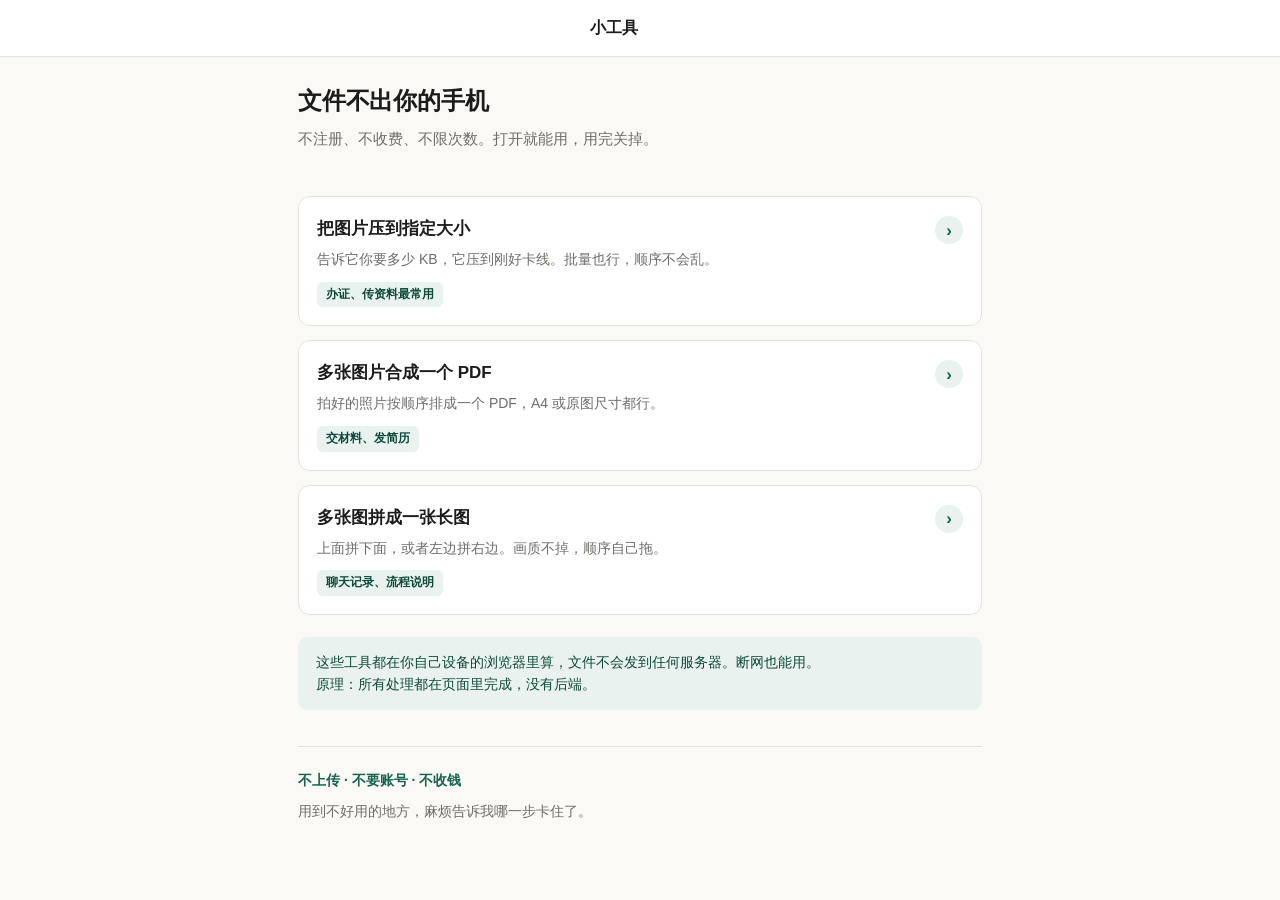
<file: index.html>
<!DOCTYPE html>
<html lang="zh-CN">
<head>
<meta charset="UTF-8">
<meta name="viewport" content="width=device-width,initial-scale=1,viewport-fit=cover">
<title>免费在线小工具 · 文件不上传</title>
<meta name="description" content="图片压到指定大小、图片转PDF、多图拼长图。全部在你自己手机里处理，不上传、不注册、不收费。">
<link rel="icon" href="favicon.svg" type="image/svg+xml">
<link rel="stylesheet" href="assets/common.css?v=3">
</head>
<body>

<div class="topbar">
  <div class="wrap"><h1>小工具</h1></div>
</div>

<div class="wrap">

  <div class="hero">
    <h2>文件不出你的手机</h2>
    <p>不注册、不收费、不限次数。打开就能用，用完关掉。</p>
  </div>

  <div class="homelist">

    <a class="tool" href="tools/img-compress.html">
      <div class="body">
        <div class="t">把图片压到指定大小</div>
        <div class="d">告诉它你要多少 KB，它压到刚好卡线。批量也行，顺序不会乱。</div>
        <span class="tag">办证、传资料最常用</span>
      </div>
      <span class="arrow">›</span>
    </a>

    <a class="tool" href="tools/img2pdf.html">
      <div class="body">
        <div class="t">多张图片合成一个 PDF</div>
        <div class="d">拍好的照片按顺序排成一个 PDF，A4 或原图尺寸都行。</div>
        <span class="tag">交材料、发简历</span>
      </div>
      <span class="arrow">›</span>
    </a>

    <a class="tool" href="tools/stitch.html">
      <div class="body">
        <div class="t">多张图拼成一张长图</div>
        <div class="d">上面拼下面，或者左边拼右边。画质不掉，顺序自己拖。</div>
        <span class="tag">聊天记录、流程说明</span>
      </div>
      <span class="arrow">›</span>
    </a>

  </div>

  <div class="notice" style="margin-top:22px">
    这些工具都在你自己设备的浏览器里算，文件不会发到任何服务器。断网也能用。<br>
    原理：所有处理都在页面里完成，没有后端。
  </div>

  <footer>
    <p><span class="safe">不上传 · 不要账号 · 不收钱</span></p>
    <p>用到不好用的地方，麻烦告诉我哪一步卡住了。</p>
  </footer>

</div>
</body>
</html>
</file>
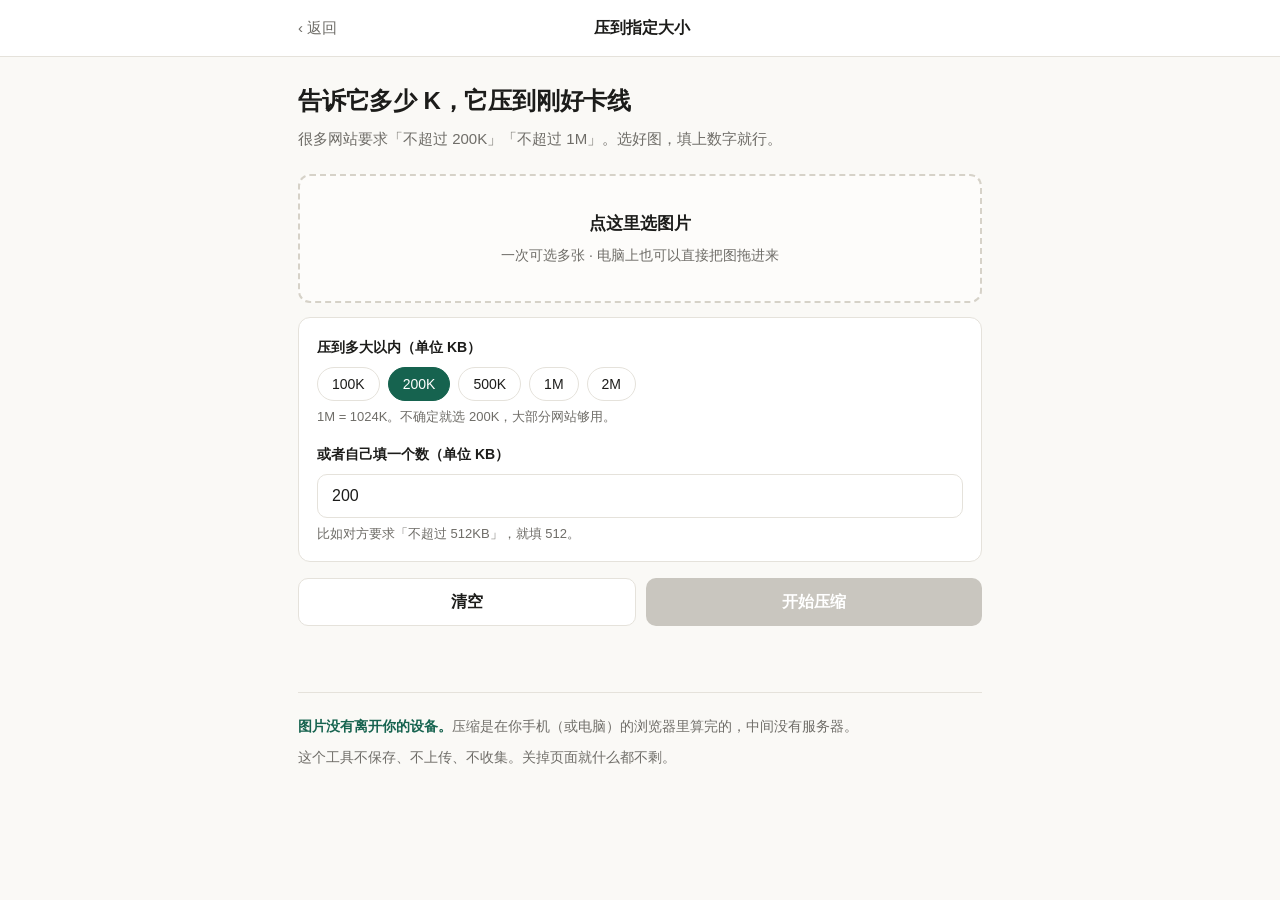
<file: tools/img-compress.html>
<!DOCTYPE html>
<html lang="zh-CN">
<head>
<meta charset="UTF-8">
<meta name="viewport" content="width=device-width,initial-scale=1,viewport-fit=cover">
<title>把图片压到指定大小 · 在线免费</title>
<meta name="description" content="输入目标大小，把图片压到刚好卡线。批量处理，顺序不乱。文件不上传。">
<link rel="icon" href="../favicon.svg" type="image/svg+xml">
<link rel="stylesheet" href="../assets/common.css?v=3">
</head>
<body>

<div class="topbar">
  <div class="wrap"><a class="back" href="../index.html">‹ 返回</a><h1>压到指定大小</h1></div>
</div>

<div class="wrap">
  <div class="hero">
    <h2>告诉它多少 K，它压到刚好卡线</h2>
    <p>很多网站要求「不超过 200K」「不超过 1M」。选好图，填上数字就行。</p>
  </div>

  <div class="drop" id="drop">
    <div class="big">点这里选图片</div>
    <div class="sub">一次可选多张 · 电脑上也可以直接把图拖进来</div>
    <input type="file" id="file" accept="image/*" multiple>
  </div>

  <div class="card" style="margin-top:14px">
    <div class="field">
      <label>压到多大以内（单位 KB）</label>
      <div class="chips" id="chips">
        <button class="chip" data-k="100">100K</button>
        <button class="chip on" data-k="200">200K</button>
        <button class="chip" data-k="500">500K</button>
        <button class="chip" data-k="1024">1M</button>
        <button class="chip" data-k="2048">2M</button>
      </div>
      <div class="hint">1M = 1024K。不确定就选 200K，大部分网站够用。</div>
    </div>
    <div class="field">
      <label>或者自己填一个数（单位 KB）</label>
      <input type="number" id="target" value="200" min="10" max="20480" step="10" inputmode="numeric">
      <div class="hint">比如对方要求「不超过 512KB」，就填 512。</div>
    </div>
  </div>

  <div class="list" id="list"></div>

  <div class="btn-row" id="actions" style="display:none">
    <button class="btn ghost" id="clear">清空</button>
    <button class="btn" id="go">开始压缩</button>
  </div>
  <div class="btn-row" id="actions2" style="display:none">
    <button class="btn" id="download">全部下载</button>
  </div>

  <div class="status" id="status"></div>

  <footer>
    <p><span class="safe">图片没有离开你的设备。</span>压缩是在你手机（或电脑）的浏览器里算完的，中间没有服务器。</p>
    <p>这个工具不保存、不上传、不收集。关掉页面就什么都不剩。</p>
  </footer>
</div>

<script>
(function(){
  const drop = document.getElementById('drop');
  const fileInput = document.getElementById('file');
  const listEl = document.getElementById('list');
  const statusEl = document.getElementById('status');
  const actions = document.getElementById('actions');
  const actions2 = document.getElementById('actions2');
  const targetInput = document.getElementById('target');
  const chips = document.getElementById('chips');

  let files = [];      // {file, url, outBlob, outName, done}
  let busy = false;

  chips.addEventListener('click', e => {
    const b = e.target.closest('.chip');
    if (!b) return;
    [...chips.children].forEach(c => c.classList.remove('on'));
    b.classList.add('on');
    targetInput.value = b.dataset.k;
  });
  targetInput.addEventListener('input', () => {
    [...chips.children].forEach(c => c.classList.toggle('on', Number(c.dataset.k) === Number(targetInput.value)));
  });

  drop.addEventListener('click', () => fileInput.click());
  drop.addEventListener('dragover', e => { e.preventDefault(); drop.classList.add('over'); });
  drop.addEventListener('dragleave', () => drop.classList.remove('over'));
  drop.addEventListener('drop', e => {
    e.preventDefault(); drop.classList.remove('over');
    addFiles([...e.dataTransfer.files]);
  });
  fileInput.addEventListener('change', () => { addFiles([...fileInput.files]); fileInput.value = ''; });

  function addFiles(incoming) {
    const imgs = incoming.filter(f => f.type.startsWith('image/'));
    if (!imgs.length) return;
    for (const f of imgs) {
      files.push({ file: f, url: URL.createObjectURL(f), outBlob: null, outName: null, done: false });
    }
    render();
    setStatus('');
  }

  document.getElementById('clear').addEventListener('click', () => {
    if (busy) return;
    files.forEach(f => URL.revokeObjectURL(f.url));
    files = [];
    render();
    setStatus('');
  });

  function fmt(bytes) {
    if (bytes < 1024) return bytes + ' B';
    if (bytes < 1024 * 1024) return (bytes / 1024).toFixed(bytes < 10240 ? 1 : 0) + ' K';
    return (bytes / 1024 / 1024).toFixed(2) + ' M';
  }

  function render() {
    listEl.innerHTML = '';
    files.forEach((f, i) => {
      const div = document.createElement('div');
      div.className = 'item';
      const k = targetInput.value || '200';
      let sizeHtml = '';
      if (f.outBlob) {
        const ok = f.outBlob.size <= Number(k) * 1024;
        sizeHtml = `<span class="${ok ? '' : 'over'}">${fmt(f.file.size)} → <b>${fmt(f.outBlob.size)}</b>${ok ? '' : ' （还是超了）'}</span>`;
      } else if (f.done) {
        sizeHtml = `<span class="over">${fmt(f.file.size)} → 压不到 ${k}K</span>`;
      } else {
        sizeHtml = fmt(f.file.size);
      }
      div.innerHTML = `
        <img class="thumb" src="${f.url}" alt="">
        <div class="meta">
          <div class="name">${escapeHtml(f.file.name)}</div>
          <div class="size">${sizeHtml}</div>
        </div>
        <button class="x" data-i="${i}" aria-label="移除">×</button>`;
      listEl.appendChild(div);
    });
    listEl.querySelectorAll('.x').forEach(b => b.addEventListener('click', () => {
      if (busy) return;
      const i = Number(b.dataset.i);
      URL.revokeObjectURL(files[i].url);
      files.splice(i, 1);
      render();
    }));
    actions.style.display = 'flex';
    document.getElementById('go').disabled = files.length === 0;
    actions2.style.display = files.some(f => f.outBlob) ? 'flex' : 'none';
  }

  function escapeHtml(s) {
    return s.replace(/[&<>"]/g, c => ({ '&': '&amp;', '<': '&lt;', '>': '&gt;', '"': '&quot;' }[c]));
  }
  function setStatus(msg, bad) {
    statusEl.textContent = msg;
    statusEl.className = 'status' + (bad ? ' bad' : '');
  }

  // ---- 核心：压到目标字节以内，尽量保持尺寸，先降质量，不够再缩尺寸 ----
  async function encodeAt(bitmap, w, h, q) {
    const canvas = document.createElement('canvas');
    canvas.width = w; canvas.height = h;
    const ctx = canvas.getContext('2d');
    ctx.fillStyle = '#ffffff';
    ctx.fillRect(0, 0, w, h);
    ctx.drawImage(bitmap, 0, 0, w, h);
    return await new Promise(res => canvas.toBlob(res, 'image/jpeg', q));
  }

  async function compressTo(bitmap, targetBytes) {
    const ow = bitmap.width, oh = bitmap.height;

    // 第一轮：原尺寸，先试 0.8
    const first = await encodeAt(bitmap, ow, oh, 0.8);
    if (!first) return null;

    if (first.size <= targetBytes) {
      // 达标了，往上找能达标的最高质量
      let best = first, lo = 0.8, hi = 0.97;
      for (let i = 0; i < 4; i++) {
        const mid = (lo + hi) / 2;
        const b = await encodeAt(bitmap, ow, oh, mid);
        if (!b) break;
        if (b.size <= targetBytes) { best = b; lo = mid; } else { hi = mid; }
        if (hi - lo < 0.03) break;
      }
      return best;
    }

    // 原尺寸超标：质量往下二分
    let best = null, lo = 0.25, hi = 0.8;
    for (let i = 0; i < 6; i++) {
      const mid = (lo + hi) / 2;
      const b = await encodeAt(bitmap, ow, oh, mid);
      if (!b) break;
      if (b.size <= targetBytes) { best = b; lo = mid; } else { hi = mid; }
      if (hi - lo < 0.02) break;
    }
    if (best) return best;

    // 质量降到 0.25 还不够：缩尺寸，一次一轮
    let scale = Math.min(0.88, Math.sqrt(targetBytes / first.size) * 0.95);
    for (let round = 0; round < 8; round++) {
      const w = Math.round(ow * scale);
      const h = Math.round(oh * scale);
      if (Math.max(w, h) < 120) break;
      const b = await encodeAt(bitmap, w, h, 0.8);
      if (!b) return null;
      if (b.size <= targetBytes) return b;
      scale *= 0.8;
    }
    return null;
  }

  async function loadBitmap(file) {
    if (window.createImageBitmap) {
      try { return await createImageBitmap(file, { imageOrientation: 'from-image' }); } catch (e) {}
      try { return await createImageBitmap(file); } catch (e) {}
    }
    return await new Promise((res, rej) => {
      const img = new Image();
      img.onload = () => res(img);
      img.onerror = rej;
      img.src = URL.createObjectURL(file);
    });
  }

  document.getElementById('go').addEventListener('click', async () => {
    if (busy) return;
    if (!files.length) return;
    const k = Number(targetInput.value);
    if (!k || k < 10) { setStatus('目标大小填一个至少 10K 的数。', true); return; }

    busy = true;
    actions2.style.display = 'none';
    const targetBytes = k * 1024;
    let ok = 0, fail = 0;

    for (let i = 0; i < files.length; i++) {
      const f = files[i];
      setStatus(`正在处理第 ${i + 1} / ${files.length} 张…`);
      try {
        const bmp = await loadBitmap(f.file);
        const out = await compressTo(bmp, targetBytes);
        if (out) {
          f.outBlob = out;
          const base = f.file.name.replace(/\.[^.]+$/, '');
          f.outName = base + '.jpg';
          ok++;
        } else {
          f.done = true; fail++;
        }
        if (bmp.close) bmp.close();
      } catch (e) {
        f.done = true; fail++;
      }
      render();
      await new Promise(r => setTimeout(r, 0));
    }

    busy = false;
    setStatus(
      fail ? `完成 ${ok} 张，${fail} 张压不到 ${k}K（原图可能已经很小，或者尺寸太大）。` : `全部压好了，${ok} 张都在 ${k}K 以内。`,
      fail > 0
    );
    render();
  });

  // ---- ZIP（不压缩存储，JPEG 已经压过）----
  const CRC_TABLE = (() => {
    const t = new Uint32Array(256);
    for (let n = 0; n < 256; n++) {
      let c = n;
      for (let k = 0; k < 8; k++) c = c & 1 ? 0xEDB88320 ^ (c >>> 1) : c >>> 1;
      t[n] = c >>> 0;
    }
    return t;
  })();
  function crc32(u8) {
    let c = 0xFFFFFFFF;
    for (let i = 0; i < u8.length; i++) c = CRC_TABLE[(c ^ u8[i]) & 0xFF] ^ (c >>> 8);
    return (c ^ 0xFFFFFFFF) >>> 0;
  }
  function dosTime(d) {
    return ((d.getHours() << 11) | (d.getMinutes() << 5) | (d.getSeconds() >> 1)) & 0xFFFF;
  }
  function dosDate(d) {
    return (((d.getFullYear() - 1980) << 9) | ((d.getMonth() + 1) << 5) | d.getDate()) & 0xFFFF;
  }
  function makeZip(entries) {
    const enc = new TextEncoder();
    const chunks = [], central = [];
    let offset = 0;
    const now = new Date();
    for (const e of entries) {
      const nameBytes = enc.encode(e.name);
      const data = e.data;
      const crc = crc32(data);
      const lh = new Uint8Array(30 + nameBytes.length);
      const dv = new DataView(lh.buffer);
      dv.setUint32(0, 0x04034b50, true);
      dv.setUint16(4, 20, true);
      dv.setUint16(6, 0x0800, true);
      dv.setUint16(8, 0, true);
      dv.setUint16(10, dosTime(now), true);
      dv.setUint16(12, dosDate(now), true);
      dv.setUint32(14, crc, true);
      dv.setUint32(18, data.length, true);
      dv.setUint32(22, data.length, true);
      dv.setUint16(26, nameBytes.length, true);
      dv.setUint16(28, 0, true);
      lh.set(nameBytes, 30);
      chunks.push(lh, data);

      const ch = new Uint8Array(46 + nameBytes.length);
      const cv = new DataView(ch.buffer);
      cv.setUint32(0, 0x02014b50, true);
      cv.setUint16(4, 20, true);
      cv.setUint16(6, 20, true);
      cv.setUint16(8, 0x0800, true);
      cv.setUint16(10, 0, true);
      cv.setUint16(12, dosTime(now), true);
      cv.setUint16(14, dosDate(now), true);
      cv.setUint32(16, crc, true);
      cv.setUint32(20, data.length, true);
      cv.setUint32(24, data.length, true);
      cv.setUint16(28, nameBytes.length, true);
      cv.setUint16(30, 0, true);
      cv.setUint16(32, 0, true);
      cv.setUint16(34, 0, true);
      cv.setUint16(36, 0, true);
      cv.setUint32(38, 0, true);
      cv.setUint32(42, offset, true);
      ch.set(nameBytes, 46);
      central.push(ch);

      offset += lh.length + data.length;
    }
    const centralOffset = offset;
    let centralSize = 0;
    for (const c of central) { chunks.push(c); centralSize += c.length; }
    const eocd = new Uint8Array(22);
    const ev = new DataView(eocd.buffer);
    ev.setUint32(0, 0x06054b50, true);
    ev.setUint16(8, central.length, true);
    ev.setUint16(10, central.length, true);
    ev.setUint32(12, centralSize, true);
    ev.setUint32(16, centralOffset, true);
    chunks.push(eocd);
    return new Blob(chunks, { type: 'application/zip' });
  }

  function saveBlob(blob, name) {
    const a = document.createElement('a');
    a.href = URL.createObjectURL(blob);
    a.download = name;
    document.body.appendChild(a);
    a.click();
    setTimeout(() => { URL.revokeObjectURL(a.href); a.remove(); }, 4000);
  }

  document.getElementById('download').addEventListener('click', async () => {
    const done = files.filter(f => f.outBlob);
    if (!done.length) return;
    if (done.length === 1) {
      saveBlob(done[0].outBlob, done[0].outName);
      setStatus('已保存。');
      return;
    }
    setStatus('正在打包…');
    const entries = [];
    for (let i = 0; i < done.length; i++) {
      const buf = new Uint8Array(await done[i].outBlob.arrayBuffer());
      const num = String(i + 1).padStart(2, '0');
      entries.push({ name: num + '_' + done[i].outName, data: buf });
    }
    const zip = makeZip(entries);
    const d = new Date();
    const stamp = `${d.getFullYear()}${String(d.getMonth() + 1).padStart(2, '0')}${String(d.getDate()).padStart(2, '0')}`;
    saveBlob(zip, `压缩好的图片_${stamp}.zip`);
    setStatus('打包好了，看一下手机的「下载」里。');
  });

  render();
})();
</script>
</body>
</html>
</file>
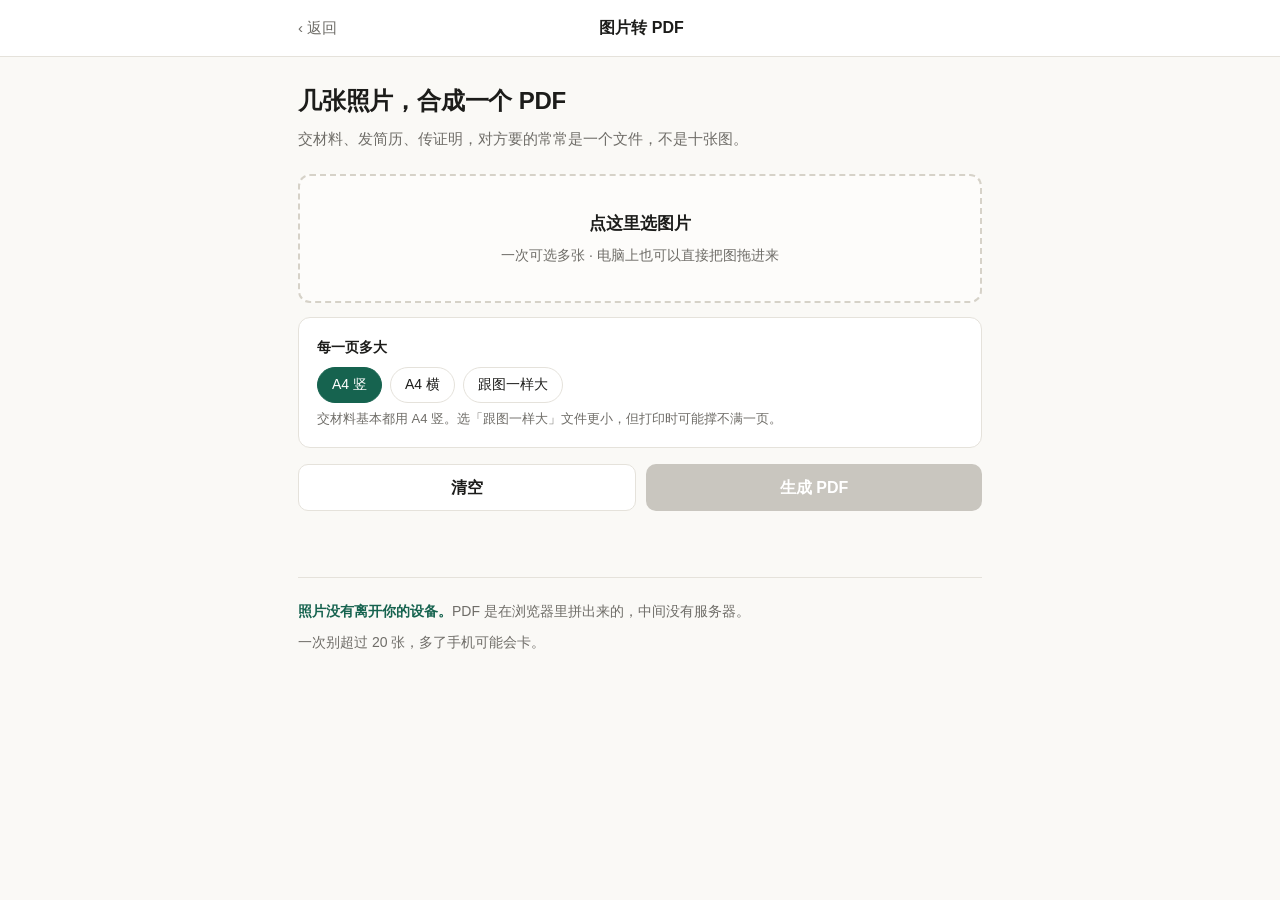
<file: tools/img2pdf.html>
<!DOCTYPE html>
<html lang="zh-CN">
<head>
<meta charset="UTF-8">
<meta name="viewport" content="width=device-width,initial-scale=1,viewport-fit=cover">
<title>多张图片合成一个 PDF · 在线免费</title>
<meta name="description" content="把照片按顺序合成一个 PDF，A4 或原图尺寸。文件不上传。">
<link rel="icon" href="../favicon.svg" type="image/svg+xml">
<link rel="stylesheet" href="../assets/common.css?v=3">
</head>
<body>

<div class="topbar">
  <div class="wrap"><a class="back" href="../index.html">‹ 返回</a><h1>图片转 PDF</h1></div>
</div>

<div class="wrap">
  <div class="hero">
    <h2>几张照片，合成一个 PDF</h2>
    <p>交材料、发简历、传证明，对方要的常常是一个文件，不是十张图。</p>
  </div>

  <div class="drop" id="drop">
    <div class="big">点这里选图片</div>
    <div class="sub">一次可选多张 · 电脑上也可以直接把图拖进来</div>
    <input type="file" id="file" accept="image/*" multiple>
  </div>

  <div class="card" style="margin-top:14px">
    <div class="field">
      <label>每一页多大</label>
      <div class="chips" id="size">
        <button class="chip on" data-v="a4p">A4 竖</button>
        <button class="chip" data-v="a4l">A4 横</button>
        <button class="chip" data-v="orig">跟图一样大</button>
      </div>
      <div class="hint">交材料基本都用 A4 竖。选「跟图一样大」文件更小，但打印时可能撑不满一页。</div>
    </div>
  </div>

  <div class="list" id="list"></div>

  <div class="btn-row" id="actions" style="display:none">
    <button class="btn ghost" id="clear">清空</button>
    <button class="btn" id="go">生成 PDF</button>
  </div>
  <div class="btn-row" id="actions2" style="display:none">
    <button class="btn" id="download">下载 PDF</button>
  </div>

  <div class="status" id="status"></div>

  <footer>
    <p><span class="safe">照片没有离开你的设备。</span>PDF 是在浏览器里拼出来的，中间没有服务器。</p>
    <p>一次别超过 20 张，多了手机可能会卡。</p>
  </footer>
</div>

<script>
(function(){
  const drop = document.getElementById('drop');
  const fileInput = document.getElementById('file');
  const listEl = document.getElementById('list');
  const statusEl = document.getElementById('status');
  const actions = document.getElementById('actions');
  const actions2 = document.getElementById('actions2');
  const sizeBox = document.getElementById('size');

  let items = [];   // {file,url}
  let pdfBlob = null;
  let busy = false;

  sizeBox.addEventListener('click', e => {
    const b = e.target.closest('.chip');
    if (!b) return;
    [...sizeBox.children].forEach(c => c.classList.remove('on'));
    b.classList.add('on');
  });
  function getSize() {
    return sizeBox.querySelector('.chip.on').dataset.v;
  }

  drop.addEventListener('click', () => fileInput.click());
  drop.addEventListener('dragover', e => { e.preventDefault(); drop.classList.add('over'); });
  drop.addEventListener('dragleave', () => drop.classList.remove('over'));
  drop.addEventListener('drop', e => { e.preventDefault(); drop.classList.remove('over'); add([...e.dataTransfer.files]); });
  fileInput.addEventListener('change', () => { add([...fileInput.files]); fileInput.value = ''; });

  function add(fs) {
    const imgs = fs.filter(f => f.type.startsWith('image/'));
    if (!imgs.length) return;
    for (const f of imgs) items.push({ file: f, url: URL.createObjectURL(f) });
    pdfBlob = null;
    actions2.style.display = 'none';
    render();
    setStatus('');
  }

  document.getElementById('clear').addEventListener('click', () => {
    if (busy) return;
    items.forEach(i => URL.revokeObjectURL(i.url));
    items = []; pdfBlob = null;
    render(); setStatus('');
  });

  function render() {
    listEl.innerHTML = '';
    items.forEach((it, i) => {
      const div = document.createElement('div');
      div.className = 'item';
      div.innerHTML = `
        <img class="thumb" src="${it.url}" alt="">
        <div class="meta">
          <div class="name">第 ${i + 1} 页 · ${esc(it.file.name)}</div>
          <div class="size">${fmt(it.file.size)}</div>
        </div>
        <button class="x" data-a="up" data-i="${i}" ${i === 0 ? 'disabled' : ''}>↑</button>
        <button class="x" data-a="down" data-i="${i}" ${i === items.length - 1 ? 'disabled' : ''}>↓</button>
        <button class="x" data-a="del" data-i="${i}">×</button>`;
      listEl.appendChild(div);
    });
    listEl.querySelectorAll('.x').forEach(b => b.addEventListener('click', () => {
      if (busy) return;
      const i = Number(b.dataset.i), a = b.dataset.a;
      if (a === 'del') { URL.revokeObjectURL(items[i].url); items.splice(i, 1); }
      if (a === 'up' && i > 0) [items[i - 1], items[i]] = [items[i], items[i - 1]];
      if (a === 'down' && i < items.length - 1) [items[i + 1], items[i]] = [items[i], items[i + 1]];
      pdfBlob = null; actions2.style.display = 'none';
      render();
    }));
    actions.style.display = 'flex';
    document.getElementById('go').disabled = items.length === 0;
  }

  function esc(s){return s.replace(/[&<>"]/g,c=>({'&':'&amp;','<':'&lt;','>':'&gt;','"':'&quot;'}[c]));}
  function fmt(b){ return b < 1024 ? b + ' B' : b < 1048576 ? (b/1024).toFixed(0) + ' K' : (b/1048576).toFixed(2) + ' M'; }
  function setStatus(m, bad){ statusEl.textContent = m; statusEl.className = 'status' + (bad ? ' bad' : ''); }

  async function loadBitmap(file) {
    if (window.createImageBitmap) {
      try { return await createImageBitmap(file, { imageOrientation: 'from-image' }); } catch (e) {}
      try { return await createImageBitmap(file); } catch (e) {}
    }
    return await new Promise((res, rej) => {
      const img = new Image();
      img.onload = () => res(img);
      img.onerror = rej;
      img.src = URL.createObjectURL(file);
    });
  }

  async function toJpeg(bitmap, maxSide) {
    let w = bitmap.width, h = bitmap.height;
    if (maxSide && Math.max(w, h) > maxSide) {
      const s = maxSide / Math.max(w, h);
      w = Math.round(w * s); h = Math.round(h * s);
    }
    const c = document.createElement('canvas');
    c.width = w; c.height = h;
    const ctx = c.getContext('2d');
    ctx.fillStyle = '#ffffff';
    ctx.fillRect(0, 0, w, h);
    ctx.drawImage(bitmap, 0, 0, w, h);
    const blob = await new Promise(r => c.toBlob(r, 'image/jpeg', 0.85));
    return { blob, w, h };
  }

  // ---- 精简 PDF 生成：JPEG 用 DCTDecode 直接嵌，不重编码 ----
  function buildPdf(pages) {
    // pages: [{jpeg:Uint8Array, w, h, pageW, pageH}]
    const enc = (s) => {
      const u = new Uint8Array(s.length);
      for (let i = 0; i < s.length; i++) u[i] = s.charCodeAt(i) & 0xFF;
      return u;
    };
    const parts = [];
    let byteLen = 0;
    const offsets = {};
    const push = (x) => {
      const u = typeof x === 'string' ? enc(x) : x;
      parts.push(u); byteLen += u.length;
    };
    const mark = (num) => { offsets[num] = byteLen; };

    push('%PDF-1.4\n%\xe2\xe3\xcf\xd3\n');

    const n = pages.length;
    const pageObj = (i) => 3 + i * 3;
    const contentObj = (i) => 4 + i * 3;
    const imageObj = (i) => 5 + i * 3;
    const maxObj = 2 + n * 3;

    // 1: catalog
    mark(1);
    push('1 0 obj\n<< /Type /Catalog /Pages 2 0 R >>\nendobj\n');

    // 2: pages
    mark(2);
    const kids = pages.map((_, i) => `${pageObj(i)} 0 R`).join(' ');
    push(`2 0 obj\n<< /Type /Pages /Kids [${kids}] /Count ${n} >>\nendobj\n`);

    for (let i = 0; i < n; i++) {
      const p = pages[i];
      // page
      mark(pageObj(i));
      push(`${pageObj(i)} 0 obj\n<< /Type /Page /Parent 2 0 R /MediaBox [0 0 ${p.pageW.toFixed(2)} ${p.pageH.toFixed(2)}] `
        + `/Resources << /XObject << /Im0 ${imageObj(i)} 0 R >> >> /Contents ${contentObj(i)} 0 R >>\nendobj\n`);

      // content: 把图 fit 到页面里居中
      const m = p.margin || 0;
      const availW = p.pageW - m * 2, availH = p.pageH - m * 2;
      const s = Math.min(availW / p.w, availH / p.h);
      const dw = p.w * s, dh = p.h * s;
      const dx = (p.pageW - dw) / 2, dy = (p.pageH - dh) / 2;
      const stream = `q\n${dw.toFixed(2)} 0 0 ${dh.toFixed(2)} ${dx.toFixed(2)} ${dy.toFixed(2)} cm\n/Im0 Do\nQ\n`;
      mark(contentObj(i));
      push(`${contentObj(i)} 0 obj\n<< /Length ${stream.length} >>\nstream\n${stream}endstream\nendobj\n`);

      // image
      mark(imageObj(i));
      push(`${imageObj(i)} 0 obj\n<< /Type /XObject /Subtype /Image /Width ${p.w} /Height ${p.h} `
        + `/ColorSpace /DeviceRGB /BitsPerComponent 8 /Filter /DCTDecode /Length ${p.jpeg.length} >>\nstream\n`);
      push(p.jpeg);
      push('\nendstream\nendobj\n');
    }

    // xref
    const xrefPos = byteLen;
    let xref = `xref\n0 ${maxObj + 1}\n0000000000 65535 f \n`;
    for (let k = 1; k <= maxObj; k++) {
      xref += String(offsets[k] || 0).padStart(10, '0') + ' 00000 n \n';
    }
    push(xref);
    push(`trailer\n<< /Size ${maxObj + 1} /Root 1 0 R >>\nstartxref\n${xrefPos}\n%%EOF\n`);

    return new Blob(parts, { type: 'application/pdf' });
  }

  document.getElementById('go').addEventListener('click', async () => {
    if (busy || !items.length) return;
    busy = true;
    actions2.style.display = 'none';
    const mode = getSize();

    try {
      const pages = [];
      for (let i = 0; i < items.length; i++) {
        setStatus(`正在处理第 ${i + 1} / ${items.length} 张…`);
        await new Promise(r => setTimeout(r, 0));
        const bmp = await loadBitmap(items[i].file);
        // 原图尺寸模式：长边限 2400px 控制文件体积
        const { blob, w, h } = await toJpeg(bmp, mode === 'orig' ? 2400 : 2000);
        const jpeg = new Uint8Array(await blob.arrayBuffer());
        let pageW, pageH, margin = 0;
        if (mode === 'a4p') { pageW = 595.28; pageH = 841.89; margin = 18; }
        else if (mode === 'a4l') { pageW = 841.89; pageH = 595.28; margin = 18; }
        else { pageW = w * 0.75; pageH = h * 0.75; }
        pages.push({ jpeg, w, h, pageW, pageH, margin });
        if (bmp.close) bmp.close();
      }
      setStatus('正在拼 PDF…');
      await new Promise(r => setTimeout(r, 0));
      pdfBlob = buildPdf(pages);
      actions2.style.display = 'flex';
      setStatus(`好了，${pages.length} 页，共 ${fmt(pdfBlob.size)}。`);
    } catch (e) {
      setStatus('出错了：' + (e && e.message ? e.message : '未知原因') + '，试试少选几张。', true);
    }
    busy = false;
  });

  document.getElementById('download').addEventListener('click', () => {
    if (!pdfBlob) return;
    const d = new Date();
    const stamp = `${d.getFullYear()}${String(d.getMonth() + 1).padStart(2, '0')}${String(d.getDate()).padStart(2, '0')}`;
    const a = document.createElement('a');
    a.href = URL.createObjectURL(pdfBlob);
    a.download = `图片合成的PDF_${stamp}.pdf`;
    document.body.appendChild(a); a.click();
    setTimeout(() => { URL.revokeObjectURL(a.href); a.remove(); }, 4000);
    setStatus('已保存，看一下手机的「下载」里。');
  });

  render();
})();
</script>
</body>
</html>
</file>
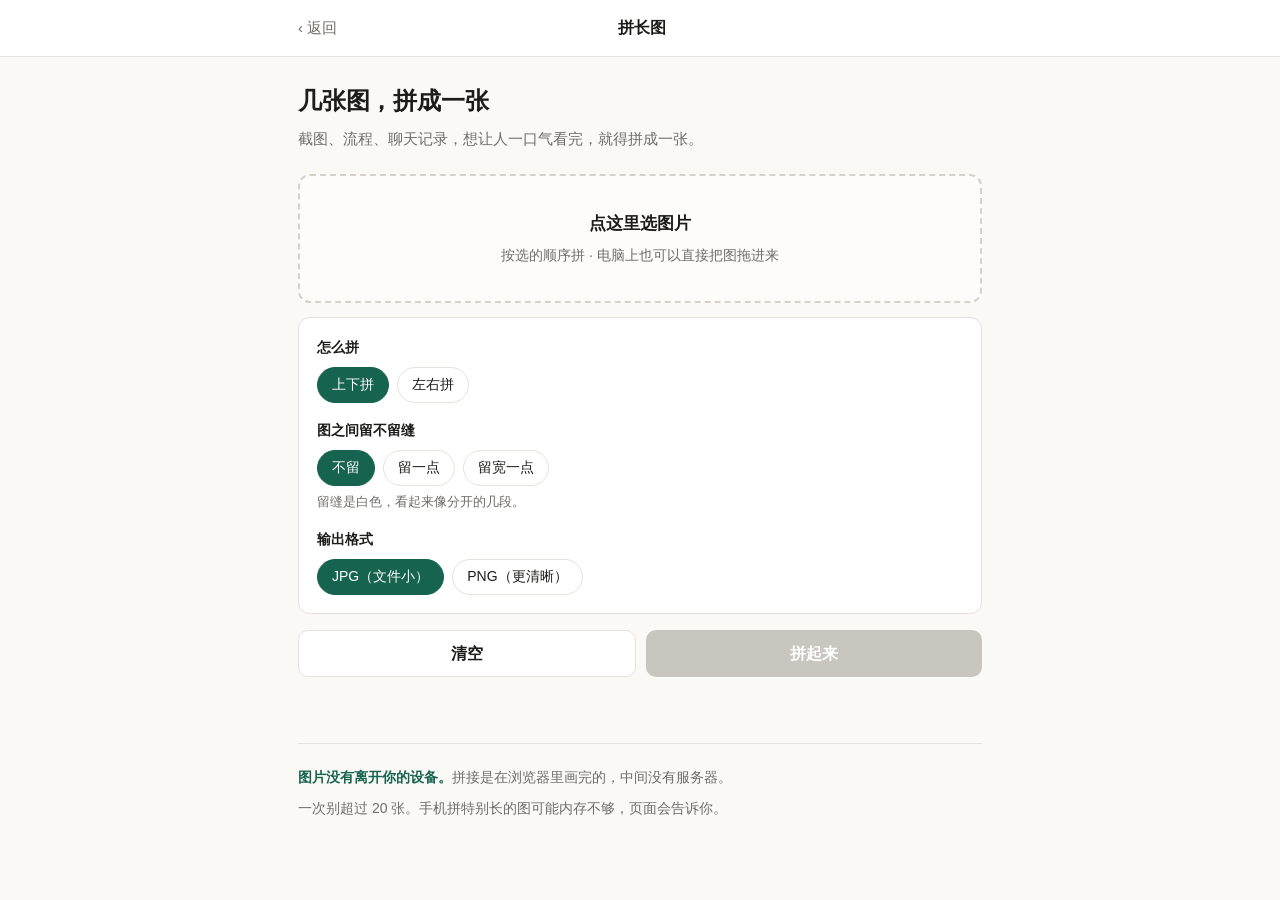
<file: tools/stitch.html>
<!DOCTYPE html>
<html lang="zh-CN">
<head>
<meta charset="UTF-8">
<meta name="viewport" content="width=device-width,initial-scale=1,viewport-fit=cover">
<title>多张图拼成一张长图 · 在线免费</title>
<meta name="description" content="把多张图上下拼成一张长图，或左右拼成横图。按原顺序，画质不掉。文件不上传。">
<link rel="icon" href="../favicon.svg" type="image/svg+xml">
<link rel="stylesheet" href="../assets/common.css?v=3">
</head>
<body>

<div class="topbar">
  <div class="wrap"><a class="back" href="../index.html">‹ 返回</a><h1>拼长图</h1></div>
</div>

<div class="wrap">
  <div class="hero">
    <h2>几张图，拼成一张</h2>
    <p>截图、流程、聊天记录，想让人一口气看完，就得拼成一张。</p>
  </div>

  <div class="drop" id="drop">
    <div class="big">点这里选图片</div>
    <div class="sub">按选的顺序拼 · 电脑上也可以直接把图拖进来</div>
    <input type="file" id="file" accept="image/*" multiple>
  </div>

  <div class="card" style="margin-top:14px">
    <div class="field">
      <label>怎么拼</label>
      <div class="chips" id="dir">
        <button class="chip on" data-v="v">上下拼</button>
        <button class="chip" data-v="h">左右拼</button>
      </div>
    </div>
    <div class="field">
      <label>图之间留不留缝</label>
      <div class="chips" id="gap">
        <button class="chip on" data-v="0">不留</button>
        <button class="chip" data-v="12">留一点</button>
        <button class="chip" data-v="40">留宽一点</button>
      </div>
      <div class="hint">留缝是白色，看起来像分开的几段。</div>
    </div>
    <div class="field">
      <label>输出格式</label>
      <div class="chips" id="fmt">
        <button class="chip on" data-v="jpeg">JPG（文件小）</button>
        <button class="chip" data-v="png">PNG（更清晰）</button>
      </div>
    </div>
  </div>

  <div class="list" id="list"></div>

  <div class="btn-row" id="actions" style="display:none">
    <button class="btn ghost" id="clear">清空</button>
    <button class="btn" id="go">拼起来</button>
  </div>
  <div class="btn-row" id="actions2" style="display:none">
    <button class="btn" id="download">下载长图</button>
  </div>

  <div class="status" id="status"></div>

  <footer>
    <p><span class="safe">图片没有离开你的设备。</span>拼接是在浏览器里画完的，中间没有服务器。</p>
    <p>一次别超过 20 张。手机拼特别长的图可能内存不够，页面会告诉你。</p>
  </footer>
</div>

<script>
(function(){
  const drop = document.getElementById('drop');
  const fileInput = document.getElementById('file');
  const listEl = document.getElementById('list');
  const statusEl = document.getElementById('status');
  const actions = document.getElementById('actions');
  const actions2 = document.getElementById('actions2');

  let items = [];
  let outBlob = null, outExt = 'jpg';
  let busy = false;

  function chipGroup(id) {
    const box = document.getElementById(id);
    box.addEventListener('click', e => {
      const b = e.target.closest('.chip');
      if (!b) return;
      [...box.children].forEach(c => c.classList.remove('on'));
      b.classList.add('on');
      outBlob = null; actions2.style.display = 'none';
    });
    return () => box.querySelector('.chip.on').dataset.v;
  }
  const getDir = chipGroup('dir');
  const getGap = chipGroup('gap');
  const getFmt = chipGroup('fmt');

  drop.addEventListener('click', () => fileInput.click());
  drop.addEventListener('dragover', e => { e.preventDefault(); drop.classList.add('over'); });
  drop.addEventListener('dragleave', () => drop.classList.remove('over'));
  drop.addEventListener('drop', e => { e.preventDefault(); drop.classList.remove('over'); add([...e.dataTransfer.files]); });
  fileInput.addEventListener('change', () => { add([...fileInput.files]); fileInput.value = ''; });

  function add(fs) {
    const imgs = fs.filter(f => f.type.startsWith('image/'));
    if (!imgs.length) return;
    for (const f of imgs) items.push({ file: f, url: URL.createObjectURL(f) });
    outBlob = null; actions2.style.display = 'none';
    render(); setStatus('');
  }

  document.getElementById('clear').addEventListener('click', () => {
    if (busy) return;
    items.forEach(i => URL.revokeObjectURL(i.url));
    items = []; outBlob = null;
    render(); setStatus('');
  });

  function render() {
    listEl.innerHTML = '';
    items.forEach((it, i) => {
      const div = document.createElement('div');
      div.className = 'item';
      div.innerHTML = `
        <img class="thumb" src="${it.url}" alt="">
        <div class="meta">
          <div class="name">第 ${i + 1} 张 · ${esc(it.file.name)}</div>
          <div class="size">${fmt(it.file.size)}</div>
        </div>
        <button class="x" data-a="up" data-i="${i}" ${i === 0 ? 'disabled' : ''}>↑</button>
        <button class="x" data-a="down" data-i="${i}" ${i === items.length - 1 ? 'disabled' : ''}>↓</button>
        <button class="x" data-a="del" data-i="${i}">×</button>`;
      listEl.appendChild(div);
    });
    listEl.querySelectorAll('.x').forEach(b => b.addEventListener('click', () => {
      if (busy) return;
      const i = Number(b.dataset.i), a = b.dataset.a;
      if (a === 'del') { URL.revokeObjectURL(items[i].url); items.splice(i, 1); }
      if (a === 'up' && i > 0) [items[i - 1], items[i]] = [items[i], items[i - 1]];
      if (a === 'down' && i < items.length - 1) [items[i + 1], items[i]] = [items[i], items[i + 1]];
      outBlob = null; actions2.style.display = 'none';
      render();
    }));
    actions.style.display = 'flex';
    document.getElementById('go').disabled = items.length === 0;
  }

  function esc(s){return s.replace(/[&<>"]/g,c=>({'&':'&amp;','<':'&lt;','>':'&gt;','"':'&quot;'}[c]));}
  function fmt(b){ return b < 1024 ? b + ' B' : b < 1048576 ? (b/1024).toFixed(0) + ' K' : (b/1048576).toFixed(2) + ' M'; }
  function setStatus(m, bad){ statusEl.textContent = m; statusEl.className = 'status' + (bad ? ' bad' : ''); }

  async function loadBitmap(file) {
    if (window.createImageBitmap) {
      try { return await createImageBitmap(file, { imageOrientation: 'from-image' }); } catch (e) {}
      try { return await createImageBitmap(file); } catch (e) {}
    }
    return await new Promise((res, rej) => {
      const img = new Image();
      img.onload = () => res(img);
      img.onerror = rej;
      img.src = URL.createObjectURL(file);
    });
  }

  const MAX_SIDE = 15000;      // iOS / Android 的 canvas 单边上限保守值
  const MAX_AREA = 6e7;        // 面积上限，防内存爆

  document.getElementById('go').addEventListener('click', async () => {
    if (busy || !items.length) return;
    busy = true;
    actions2.style.display = 'none';
    const dir = getDir(), gap = Number(getGap()), fmtOut = getFmt();

    try {
      const bmps = [];
      for (let i = 0; i < items.length; i++) {
        setStatus(`正在读第 ${i + 1} / ${items.length} 张…`);
        await new Promise(r => setTimeout(r, 0));
        bmps.push(await loadBitmap(items[i].file));
      }

      // 原尺寸先算总尺寸
      let totalW, totalH;
      if (dir === 'v') {
        totalW = Math.max(...bmps.map(b => b.width));
        totalH = bmps.reduce((s, b) => s + b.height, 0) + gap * (bmps.length - 1);
      } else {
        totalH = Math.max(...bmps.map(b => b.height));
        totalW = bmps.reduce((s, b) => s + b.width, 0) + gap * (bmps.length - 1);
      }

      // 超限就整体等比缩小
      let scale = 1;
      if (totalW > MAX_SIDE || totalH > MAX_SIDE) scale = Math.min(MAX_SIDE / totalW, MAX_SIDE / totalH);
      if (totalW * totalH * scale * scale > MAX_AREA) scale = Math.min(scale, Math.sqrt(MAX_AREA / (totalW * totalH)));
      if (scale < 1) {
        setStatus('这张长图太长，会自动缩小一点再拼（不然手机会崩）…');
        await new Promise(r => setTimeout(r, 600));
      }

      const cw = Math.round(totalW * scale), ch = Math.round(totalH * scale);
      const canvas = document.createElement('canvas');
      canvas.width = cw; canvas.height = ch;
      const ctx = canvas.getContext('2d');
      ctx.fillStyle = '#ffffff';
      ctx.fillRect(0, 0, cw, ch);
      ctx.imageSmoothingQuality = 'high';

      let cursor = 0;
      for (const b of bmps) {
        const w = Math.round(b.width * scale), h = Math.round(b.height * scale);
        if (dir === 'v') {
          const x = Math.round((cw - w) / 2);
          ctx.drawImage(b, x, Math.round(cursor), w, h);
          cursor += h + gap * scale;
        } else {
          const y = Math.round((ch - h) / 2);
          ctx.drawImage(b, Math.round(cursor), y, w, h);
          cursor += w + gap * scale;
        }
        if (b.close) b.close();
      }

      setStatus('正在导出…');
      await new Promise(r => setTimeout(r, 0));
      const mime = fmtOut === 'png' ? 'image/png' : 'image/jpeg';
      const q = fmtOut === 'png' ? undefined : 0.92;
      outBlob = await new Promise(r => canvas.toBlob(r, mime, q));
      outExt = fmtOut === 'png' ? 'png' : 'jpg';

      if (!outBlob) {
        setStatus('导出失败，图太大了。少选几张，或者选 JPG 试试。', true);
      } else {
        actions2.style.display = 'flex';
        setStatus(`拼好了：${cw} × ${ch} 像素，${fmt(outBlob.size)}。${scale < 1 ? '（已经缩小处理过）' : ''}`);
      }
    } catch (e) {
      setStatus('出错了：' + (e && e.message ? e.message : '可能是图太大内存不够') + '，少选几张试试。', true);
    }
    busy = false;
  });

  document.getElementById('download').addEventListener('click', () => {
    if (!outBlob) return;
    const d = new Date();
    const stamp = `${d.getFullYear()}${String(d.getMonth() + 1).padStart(2, '0')}${String(d.getDate()).padStart(2, '0')}`;
    const a = document.createElement('a');
    a.href = URL.createObjectURL(outBlob);
    a.download = `长图_${stamp}.${outExt}`;
    document.body.appendChild(a); a.click();
    setTimeout(() => { URL.revokeObjectURL(a.href); a.remove(); }, 4000);
    setStatus('已保存，看一下手机的「下载」里。');
  });

  render();
})();
</script>
</body>
</html>
</file>
<file: assets/common.css>
:root{
  --ink:#1c1c1a;
  --muted:#6f6d68;
  --line:#e5e2db;
  --paper:#faf9f6;
  --card:#ffffff;
  --brand:#16634f;
  --brand-ink:#0e4a3b;
  --brand-soft:#e9f2ee;
  --warn:#b4452f;
  --radius:12px;
}
*{box-sizing:border-box;-webkit-tap-highlight-color:transparent}
html,body{margin:0;padding:0}
body{
  font-family:-apple-system,BlinkMacSystemFont,"Segoe UI","PingFang SC","Hiragino Sans GB","Microsoft YaHei",sans-serif;
  background:var(--paper);color:var(--ink);
  line-height:1.65;font-size:16px;
  -webkit-font-smoothing:antialiased;
}
.wrap{max-width:720px;margin:0 auto;padding:0 18px}
a{color:var(--brand);text-decoration:none}

/* header */
.topbar{
  border-bottom:1px solid var(--line);background:var(--card);
  position:sticky;top:0;z-index:20;
}
.topbar .wrap{display:flex;align-items:center;gap:12px;height:56px}
.topbar .back{
  display:inline-flex;align-items:center;gap:4px;
  font-size:15px;color:var(--muted);padding:6px 4px;margin-left:-4px;
}
.topbar .back:active{opacity:.6}
.topbar h1{font-size:16px;font-weight:600;margin:0;flex:1;text-align:center;padding-right:52px}

/* hero */
.hero{padding:28px 0 22px}
.hero h2{font-size:24px;line-height:1.35;margin:0 0 10px;font-weight:700;letter-spacing:-.2px}
.hero p{margin:0;color:var(--muted);font-size:15px}

/* card */
.card{
  background:var(--card);border:1px solid var(--line);border-radius:var(--radius);
  padding:18px;margin-bottom:14px;
}

/* dropzone */
.drop{
  border:2px dashed #d6d2c8;border-radius:var(--radius);
  padding:34px 18px;text-align:center;cursor:pointer;
  transition:border-color .15s,background .15s;background:#fdfcfa;
}
.drop:active,.drop.over{border-color:var(--brand);background:var(--brand-soft)}
.drop .big{font-size:17px;font-weight:600;margin-bottom:6px}
.drop .sub{font-size:14px;color:var(--muted)}
.drop input{display:none}

/* buttons */
.btn{
  display:inline-flex;align-items:center;justify-content:center;gap:6px;
  border:0;border-radius:10px;padding:13px 20px;font-size:16px;font-weight:600;
  background:var(--brand);color:#fff;cursor:pointer;width:100%;
  font-family:inherit;line-height:1.2;
}
.btn:active{background:var(--brand-ink)}
.btn[disabled]{background:#c9c6bf;cursor:not-allowed}
.btn.ghost{background:#fff;color:var(--ink);border:1px solid var(--line)}
.btn.ghost:active{background:#f2f0eb}
.btn-row{display:flex;gap:10px;margin-top:14px}
.btn-row .btn{width:auto;flex:1}

/* field */
.field{margin-bottom:16px}
.field:last-child{margin-bottom:0}
.field label{display:block;font-size:14px;font-weight:600;margin-bottom:8px}
.field .hint{font-size:13px;color:var(--muted);margin-top:6px;line-height:1.5}
input[type=number],input[type=text],select{
  width:100%;padding:12px 14px;font-size:16px;font-family:inherit;
  border:1px solid var(--line);border-radius:10px;background:#fff;color:var(--ink);
}
input[type=number]:focus,select:focus{outline:2px solid var(--brand);outline-offset:-1px;border-color:var(--brand)}
.chips{display:flex;flex-wrap:wrap;gap:8px}
.chip{
  padding:8px 14px;border-radius:20px;border:1px solid var(--line);background:#fff;
  font-size:14px;cursor:pointer;font-family:inherit;color:var(--ink);
}
.chip.on{background:var(--brand);color:#fff;border-color:var(--brand)}

/* result list */
.list{margin-top:16px}
.item{
  display:flex;align-items:center;gap:12px;padding:12px 0;border-bottom:1px solid var(--line);
}
.item:last-child{border-bottom:0}
.item .thumb{
  width:48px;height:48px;border-radius:8px;object-fit:cover;background:#eee;flex:none;
}
.item .meta{flex:1;min-width:0}
.item .name{font-size:14px;font-weight:600;overflow:hidden;text-overflow:ellipsis;white-space:nowrap}
.item .size{font-size:13px;color:var(--muted);margin-top:2px}
.item .size b{color:var(--brand);font-weight:600}
.item .size .over{color:var(--warn)}
.item .x{
  flex:none;border:0;background:none;color:var(--muted);font-size:20px;
  cursor:pointer;padding:4px 8px;line-height:1;font-family:inherit;
}

/* notice */
.notice{
  background:var(--brand-soft);border-radius:10px;padding:14px 18px;
  font-size:14px;color:var(--brand-ink);margin-bottom:16px;line-height:1.6;
}
.notice.warn{background:#fdf0ec;color:#8a3524}
.status{font-size:14px;color:var(--muted);margin-top:10px;min-height:20px}
.status.bad{color:var(--warn)}

/* footer */
footer{
  border-top:1px solid var(--line);margin-top:36px;padding:22px 0 40px;
  font-size:14px;color:var(--muted);
}
footer p{margin:0 0 8px}
footer .safe{color:var(--brand);font-weight:600}

/* home */
.homelist{display:grid;gap:14px;margin-top:22px}
.tool{
  display:flex;align-items:flex-start;gap:14px;
  background:var(--card);border:1px solid var(--line);
  border-radius:var(--radius);padding:18px;color:inherit;
  transition:border-color .15s,transform .1s;
}
.tool:active{transform:scale(.995);border-color:var(--brand)}
.tool .body{flex:1;min-width:0}
.tool .arrow{
  flex:none;width:28px;height:28px;border-radius:50%;
  background:var(--brand-soft);color:var(--brand);
  display:flex;align-items:center;justify-content:center;
  font-size:17px;font-weight:700;line-height:1;margin-top:1px;
}
.tool .t{font-size:17px;font-weight:700;margin-bottom:5px}
.tool .d{font-size:14px;color:var(--muted);line-height:1.6}
.tool .tag{
  display:inline-block;font-size:12px;color:var(--brand-ink);background:var(--brand-soft);
  padding:3px 9px;border-radius:6px;margin-top:11px;font-weight:600;
}
</file>
